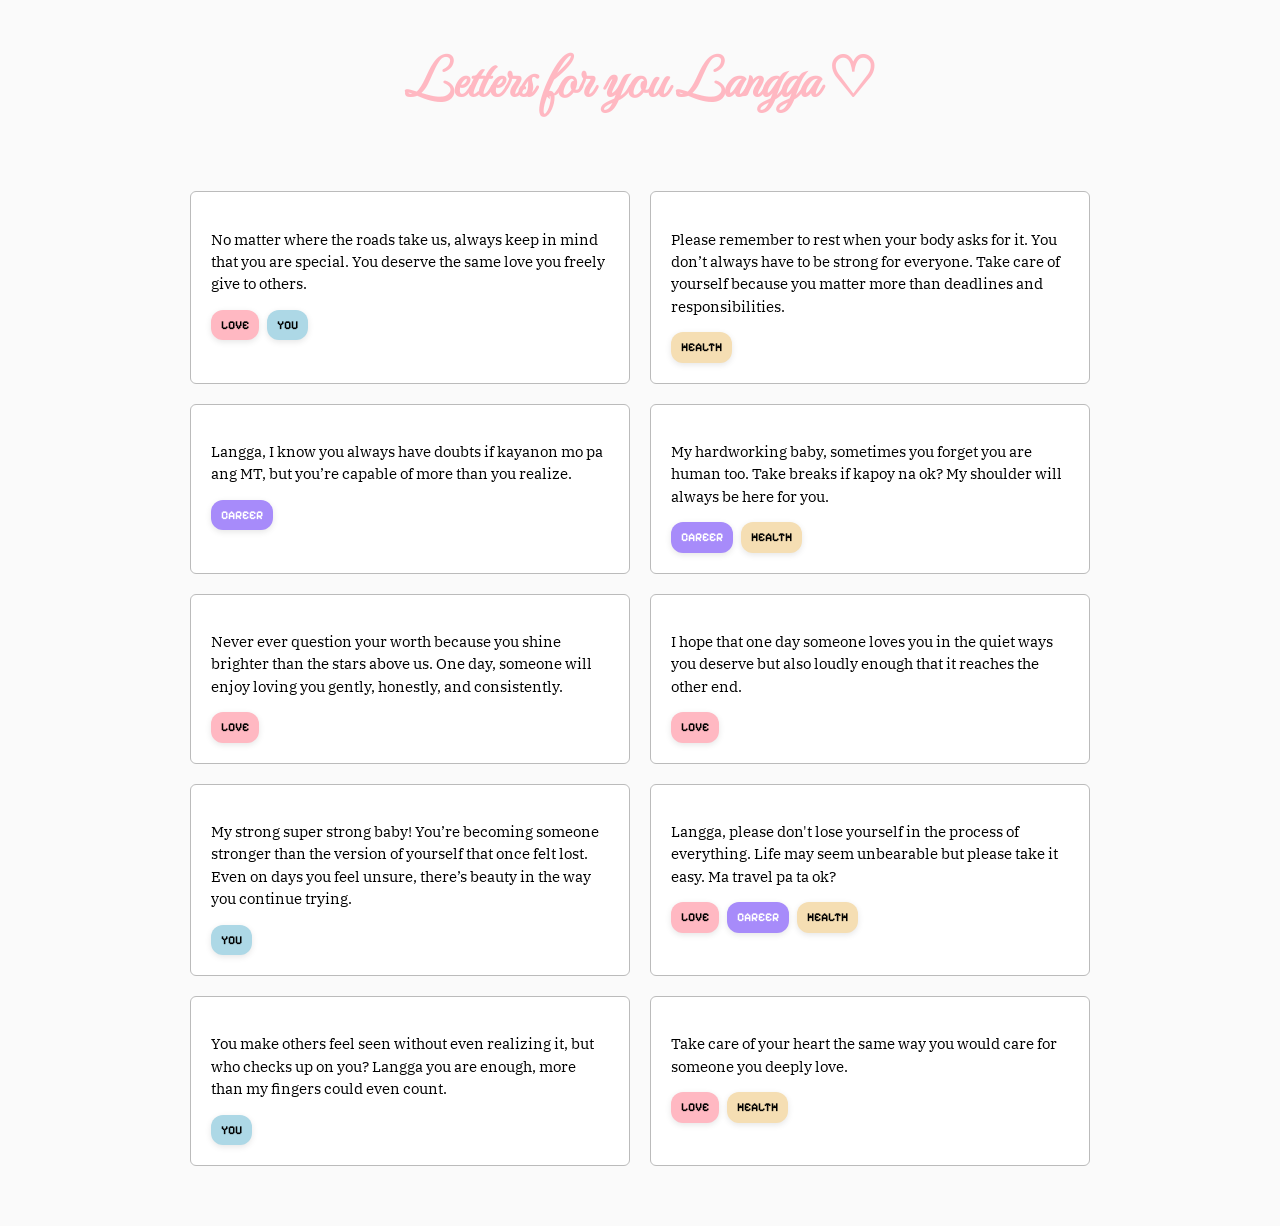
<file: letters.html>
<!DOCTYPE html>
<html lang="en">
<head>
  <meta charset="UTF-8">
  <meta name="viewport" content="width=device-width, initial-scale=1.0">
  <title>Letters for You Langga</title>
  <link rel="preconnect" href="https://fonts.googleapis.com">
  <link rel="preconnect" href="https://fonts.gstatic.com" crossorigin>
  <link href="https://fonts.googleapis.com/css2?family=IBM+Plex+Serif:wght@400;700&family=MonteCarlo&family=Pixelify+Sans:wght@400..700&display=swap" rel="stylesheet">
  <style>
    body {
      margin: 0;
      min-height: 100vh;
      background-color: #fafafa;
      font-family: 'IBM Plex Serif', serif;
    }

    h2 {
      font-family: 'MonteCarlo', cursive;
      font-size: 3.5rem;
      color: hsl(351, 100%, 86%);
      text-align: center;
      margin-top: 30px;
    }

    h3 {
      font-family: sans-serif;
      font-size: 1.5rem;
      font-weight: bold;
      color: #555;
      text-align: center;
      margin-top: -10px;
      letter-spacing: 2px;
    }

    .letters-grid {
      display: grid;
      grid-template-columns: repeat(2, 1fr);
      gap: 20px;
      max-width: 900px;
      margin: 40px auto;
      padding: 20px;
    }

    .letter {
      border: 1px solid #bbb;
      border-radius: 6px;
      padding: 20px;
      font-size: 0.95rem;
      line-height: 1.4rem;
      background: #fff;
      transition: transform 0.25s ease, box-shadow 0.25s ease;
    }

    .letter:hover {
      transform: translateY(-4px);
      box-shadow: 0 4px 10px rgba(0,0,0,0.1);
    }

    .labels {
      margin-top: 15px;
      display: flex;
      gap: 8px;
    }

    .labels span {
      font-family: 'Pixelify Sans', sans-serif;
      font-size: 0.75rem;
      font-weight: bold;
      padding: 4px 10px;
      border-radius: 12px;
      text-transform: uppercase;
      box-shadow: 0 2px 6px rgba(0,0,0,0.1);
    }

    .love { background-color: hsl(351, 100%, 86%); }
    .you { background-color: lightblue; }
    .career { background-color: #a78bfa; color: white; }
    .health { background-color: #f5deb3; }
  </style>
</head>
<body>
  <h2>Letters for you Langga ♡</h2>

  <div class="letters-grid">
    <div class="letter">
      <p>No matter where the roads take us, always keep in mind that you are special. You deserve the same love you freely give to others.</p>
      <div class="labels"><span class="love">LOVE</span><span class="you">YOU</span></div>
    </div>

    <div class="letter">
      <p>Please remember to rest when your body asks for it. You don’t always have to be strong for everyone. Take care of yourself because you matter more than deadlines and responsibilities.</p>
      <div class="labels"><span class="health">HEALTH</span></div>
    </div>

    <div class="letter">
      <p>Langga, I know you always have doubts if kayanon mo pa ang MT, but you’re capable of more than you realize.</p>
      <div class="labels"><span class="career">CAREER</span></div>
    </div>

    <div class="letter">
      <p>My hardworking baby, sometimes you forget you are human too. Take breaks if kapoy na ok? My shoulder will always be here for you.</p>
      <div class="labels"><span class="career">CAREER</span><span class="health">HEALTH</span></div>
    </div>

    <div class="letter">
      <p>Never ever question your worth because you shine brighter than the stars above us. One day, someone will enjoy loving you gently, honestly, and consistently.</p>
      <div class="labels"><span class="love">LOVE</span></div>
    </div>

    <div class="letter">
      <p>I hope that one day someone loves you in the quiet ways you deserve but also loudly enough that it reaches the other end.</p>
      <div class="labels"><span class="love">LOVE</span></div>
    </div>

    <div class="letter">
      <p>My strong super strong baby! You’re becoming someone stronger than the version of yourself that once felt lost. Even on days you feel unsure, there’s beauty in the way you continue trying.</p>
      <div class="labels"><span class="you">YOU</span></div>
    </div>

    <div class="letter">
      <p>Langga, please don't lose yourself in the process of everything. Life may seem unbearable but please take it easy. Ma travel pa ta ok?</p>
      <div class="labels"><span class="love">LOVE</span><span class="career">CAREER</span><span class="health">HEALTH</span></div>
    </div>

    <div class="letter">
      <p>You make others feel seen without even realizing it, but who checks up on you? Langga you are enough, more than my fingers could even count.</p>
      <div class="labels"><span class="you">YOU</span></div>
    </div>

    <div class="letter">
      <p>Take care of your heart the same way you would care for someone you deeply love.</p>
      <div class="labels"><span class="love">LOVE</span><span class="health">HEALTH</span></div>
    </div>
  </div>
</body>
</html>
</file>
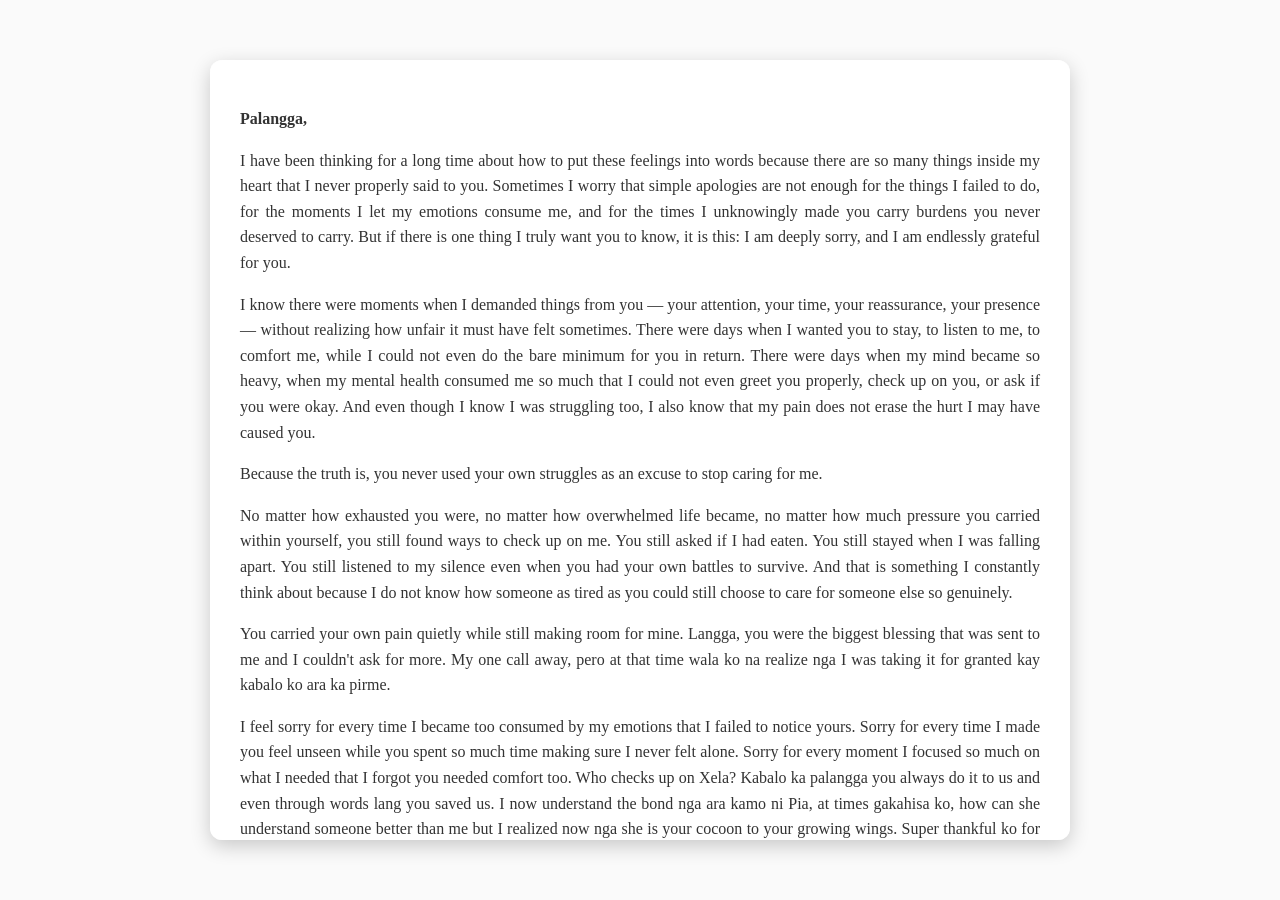
<file: louisse.html>
<!DOCTYPE html>
<html lang="en">
<head>
  <meta charset="UTF-8">
  <meta name="viewport" content="width=device-width, initial-scale=1.0">
  <title>Louisse</title>
  <style>
    body {
      margin: 0;
      min-height: 100vh;
      display: flex;
      justify-content: center;
      align-items: center;
      background-color: #fafafa; /* plain background */
      font-family: 'IBM Plex Serif', serif;
    }

    .letter-box {
      max-width: 800px;
      max-height: 80vh;       /* limits height so scrolling works */
      overflow-y: auto;       /* scroll inside the box */
      background: #fff;
      padding: 30px;
      border-radius: 12px;
      box-shadow: 0 6px 20px rgba(0,0,0,0.2);
      line-height: 1.6rem;
      font-size: 1rem;
      color: #333;
    }

    .letter-box p {
      margin-bottom: 1rem;
      text-align: justify;
    }
  </style>
</head>
<body>
    <div class="letter-box">
        <p><strong>Palangga,</strong></p>

<p>I have been thinking for a long time about how to put these feelings into words because there are so many things 
inside my heart that I never properly said to you. Sometimes I worry that simple apologies are not enough for the things I failed to do, 
for the moments I let my emotions consume me, and for the times I unknowingly made you carry burdens you never deserved to carry. 
But if there is one thing I truly want you to know, it is this: I am deeply sorry, and I am endlessly grateful for you.</p>

<p>I know there were moments when I demanded things from you — your attention, your time, your reassurance, 
    your presence — without realizing how unfair it must have felt sometimes. There were days when I wanted you to stay, 
    to listen to me, to comfort me, while I could not even do the bare minimum for you in return. There were days when my mind became 
    so heavy, when my mental health consumed me so much that I could not even greet you properly, check up on you, or ask if 
    you were okay. And even though I know I was struggling too, I also know that my pain does not erase the hurt I may have caused you.</p>

<p>Because the truth is, you never used your own struggles as an excuse to stop caring for me. </p>

<P>No matter how exhausted you were, no matter how overwhelmed life became, no matter how much pressure you carried within yourself, 
you still found ways to check up on me. You still asked if I had eaten. You still stayed when I was falling apart. 
You still listened to my silence even when you had your own battles to survive. And that is something I constantly think about because I
 do not know how someone as tired as you could still choose to care for someone else so genuinely.<P>

<P>You carried your own pain quietly while still making room for mine. Langga, you were the biggest blessing that was sent 
to me and I couldn't ask for more. My one call away, 
pero at that time wala ko na realize nga I was taking it for granted kay kabalo ko ara ka pirme.</P>

<p>I feel sorry for every time I became too consumed by my emotions that I failed to notice yours. 
Sorry for every time I made you feel unseen while you spent so much time making sure I never felt alone. 
Sorry for every moment I focused so much on what I needed that I forgot you needed comfort too. Who checks up on Xela? 
Kabalo ka palangga you always do it to us and even through words lang you saved us. I now understand the bond 
nga ara kamo ni Pia, at times gakahisa ko, how can she understand someone better than me but I realized now nga she is 
your cocoon to your growing wings. Super thankful ko for her kay I know you are in good hands.</p>

<p>You deserve someone asking you if you were okay before you had to ask others. You deserved rest. 
You deserved understanding. You deserved to feel cared for in the same way you care for everyone around you. 
I hate knowing that there were moments I failed to give that to you.</p>

<p>But please know this: I see you. I truly do.<p>

<p> I see the exhaustion you hide behind your strength. I see the way you continue even when life feels unbearably heavy. 
I see how much pressure you put on yourself. I see the way you silently endure things instead of complaining about them. 
I see how deeply you care for people, even when your own heart is hurting. I see how much love you give without expecting anything in return. 
And I need you to know that your efforts are never invisible to me. You are seen. Not only for the things you do for others, 
but for who you are as a person. For your patience. For your gentle heart. For your resilience. For your ability to stay kind 
despite everything life has thrown at you. For your warmth. For the comfort you bring just by existing. I know there are times when 
you probably feel alone in your struggles. Times when you think nobody notices how hard you are trying. Times when you feel like people 
only come to you when they need something. But I hope this letter reminds you that there is someone here who notices all the little things about you. 
Someone who sees the sacrifices you make. Someone who recognizes how much strength it takes for you to keep going every single day.</p>

<p>And more than anything, someone who is grateful beyond words for you.</p>

<p>Thank you for staying during the days I was difficult to love. 
Thank you for understanding me even when I struggled to understand myself. 
Thank you for being patient with me when my mind became dark and distant. 
Thank you for checking up on me even when you were exhausted too. 
Thank you for making me feel cared for during moments I felt impossible to care for. 
I do not think you realize how much your presence has helped me survive certain days. 
There were moments when your messages became the only softness I had. Moments when your concern reminded me that I still mattered. 
Moments when your kindness gave me enough strength to continue even when I wanted to disappear from everything. 
You became my comfort without even trying. And maybe that is why I feel so guilty sometimes, because someone as precious 
as you deserved to receive the same kind of love and gentleness you gave me so effortlessly.</p>

<p>I know I cannot change the moments where I failed you, but I want you to know that I am trying to become better. 
Not just for myself, but for you too. I want to learn how to love you more carefully, more gently, and more selflessly. I want to become someone 
who notices your sadness before it becomes unbearable. Someone who checks up on you first. Someone who reminds you that you do not always have to be strong. 
Because you deserve to be held emotionally too. You deserve someone reminding you that it is okay to rest. Okay to cry. Okay to feel tired. 
Okay to admit when things are becoming too much. You do not always have to carry everything alone palangga.</p>

<p>I admire your heart so much. 
Even after everything you have gone through, you still choose kindness. Even after being hurt, you still know how to care 
deeply. Even while carrying your own silent pain, you still become a safe place for others. That kind of love is rare. 
That kind of soul is rare. I hope one day you learn to see yourself the way others see you. Not as someone who is only useful 
when helping people, but as someone deeply worthy of love, care, understanding, and gentleness simply because you are you. 
And if I have not said it enough before, thank you. Truly. Thank you for existing in my life. Thank you for every small thing you have 
done for me that you probably thought did not matter, because they mattered more than you know.</p>

<p>I may not always express things perfectly, and I may still be learning how to handle my own struggles 
without unintentionally hurting the people I love, but one thing will always remain true is that I care about you deeply, 
and I will always be grateful for you.</p>

<p>Because I hate the way you make me smile so easily.
I hate the way that you always mend my heart that you didn't even break.
I hate the way you light the room even when youre struggling. 
I hate it because you dont ask anything in return.
And most certainly, I hate that you always water our garden but not yours.</p>

<p><strong>I luv u inday xela.</strong></p>
</body>
</html>
</file>
